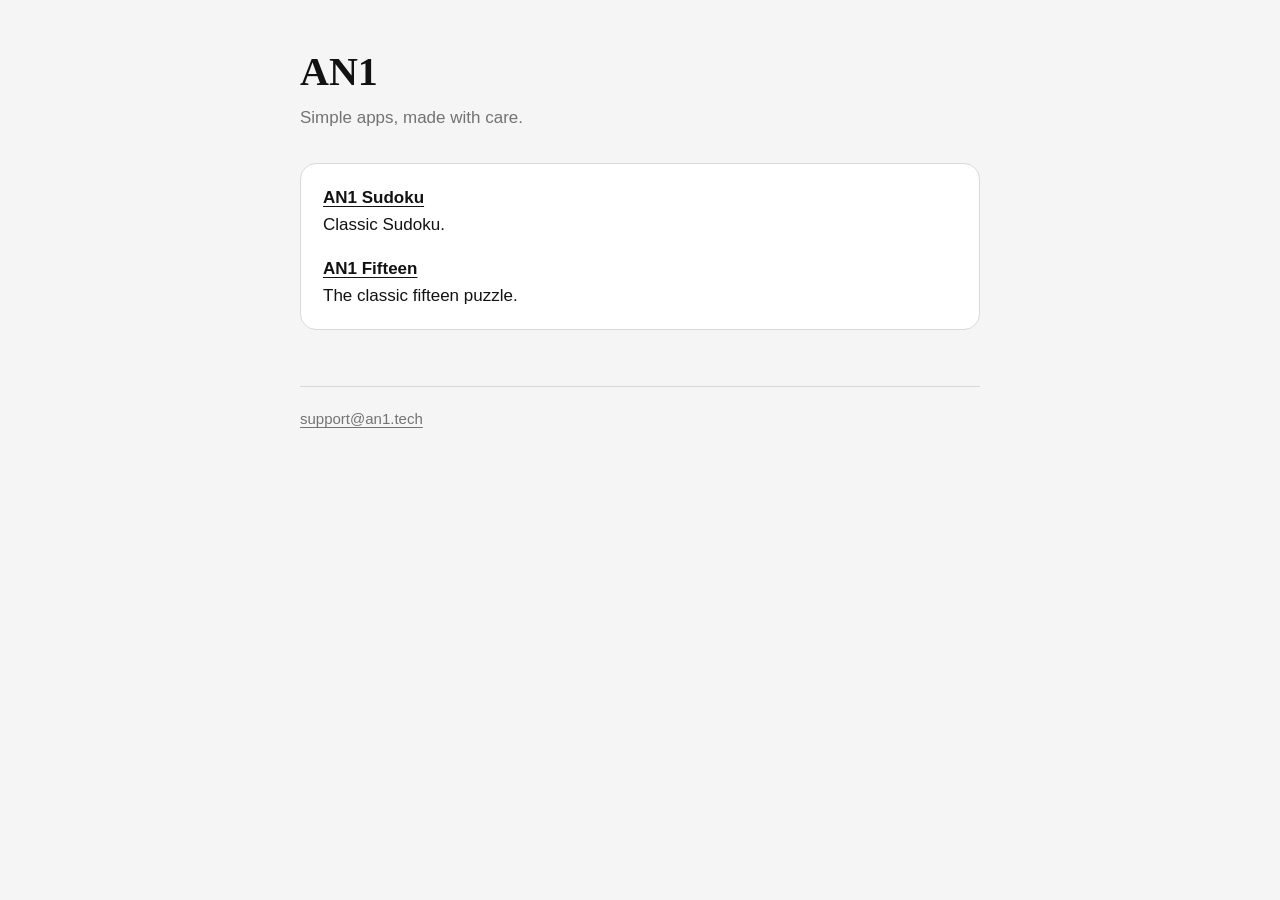
<file: index.html>
<!doctype html>
<html lang="en">
<head>
  <meta charset="utf-8">
  <meta name="viewport" content="width=device-width, initial-scale=1">
  <title>AN1</title>
  <meta name="description" content="Apps by AN1.">
  <link rel="stylesheet" href="/assets/style.css">
</head>
<body>
<main>
  <h1>AN1</h1>
  <p class="meta">Simple apps, made with care.</p>

  <div class="card">
    <p><a href="/sudoku/"><strong>AN1 Sudoku</strong></a><br>Classic Sudoku.</p>
    <p><a href="/fifteen/"><strong>AN1 Fifteen</strong></a><br>The classic fifteen puzzle.</p>
  </div>

  <footer>
    <a href="mailto:support@an1.tech">support@an1.tech</a>
  </footer>
</main>
</body>
</html>
</file>
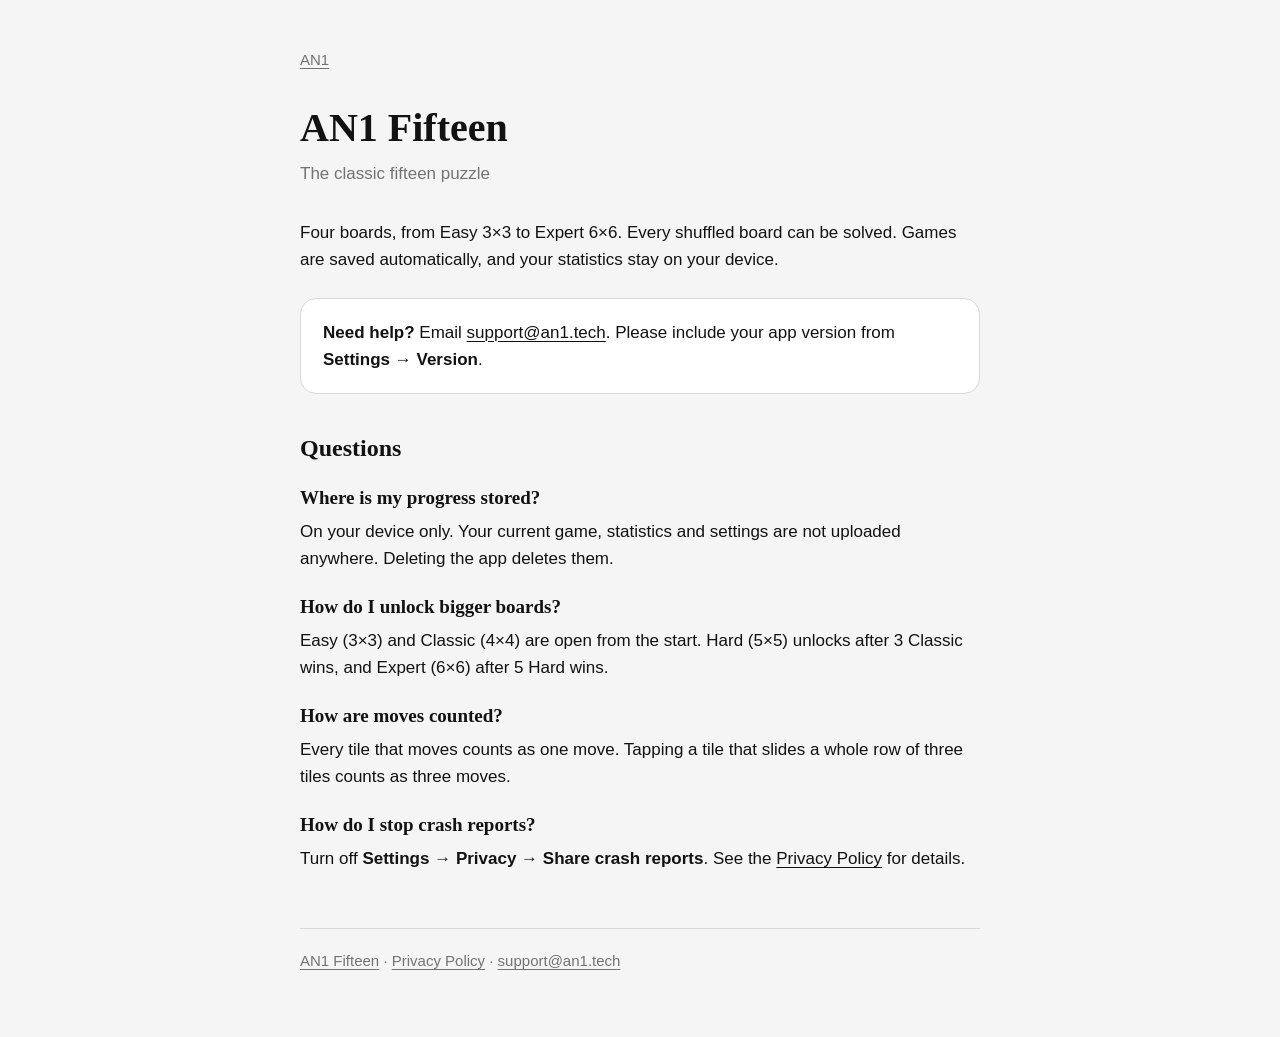
<file: fifteen/index.html>
<!doctype html>
<html lang="en">
<head>
  <meta charset="utf-8">
  <meta name="viewport" content="width=device-width, initial-scale=1">
  <title>AN1 Fifteen – Support</title>
  <meta name="description" content="Support for the AN1 Fifteen app.">
  <link rel="stylesheet" href="/assets/style.css">
</head>
<body>
<main>
  <nav><a href="/">AN1</a></nav>

  <h1>AN1 Fifteen</h1>
  <p class="meta">The classic fifteen puzzle</p>

  <p>Four boards, from Easy 3×3 to Expert 6×6. Every shuffled board can be solved. Games are saved automatically, and your statistics stay on your device.</p>

  <div class="card">
    <p><strong>Need help?</strong> Email <a href="mailto:support@an1.tech?subject=AN1%20Fifteen">support@an1.tech</a>. Please include your app version from <strong>Settings → Version</strong>.</p>
  </div>

  <h2>Questions</h2>

  <h3>Where is my progress stored?</h3>
  <p>On your device only. Your current game, statistics and settings are not uploaded anywhere. Deleting the app deletes them.</p>

  <h3>How do I unlock bigger boards?</h3>
  <p>Easy (3×3) and Classic (4×4) are open from the start. Hard (5×5) unlocks after 3 Classic wins, and Expert (6×6) after 5 Hard wins.</p>

  <h3>How are moves counted?</h3>
  <p>Every tile that moves counts as one move. Tapping a tile that slides a whole row of three tiles counts as three moves.</p>

  <h3>How do I stop crash reports?</h3>
  <p>Turn off <strong>Settings → Privacy → Share crash reports</strong>. See the <a href="/fifteen/privacy-policy/">Privacy Policy</a> for details.</p>

  <footer>
    <a href="/fifteen/">AN1 Fifteen</a> · <a href="/fifteen/privacy-policy/">Privacy Policy</a> · <a href="mailto:support@an1.tech">support@an1.tech</a>
  </footer>
</main>
</body>
</html>
</file>
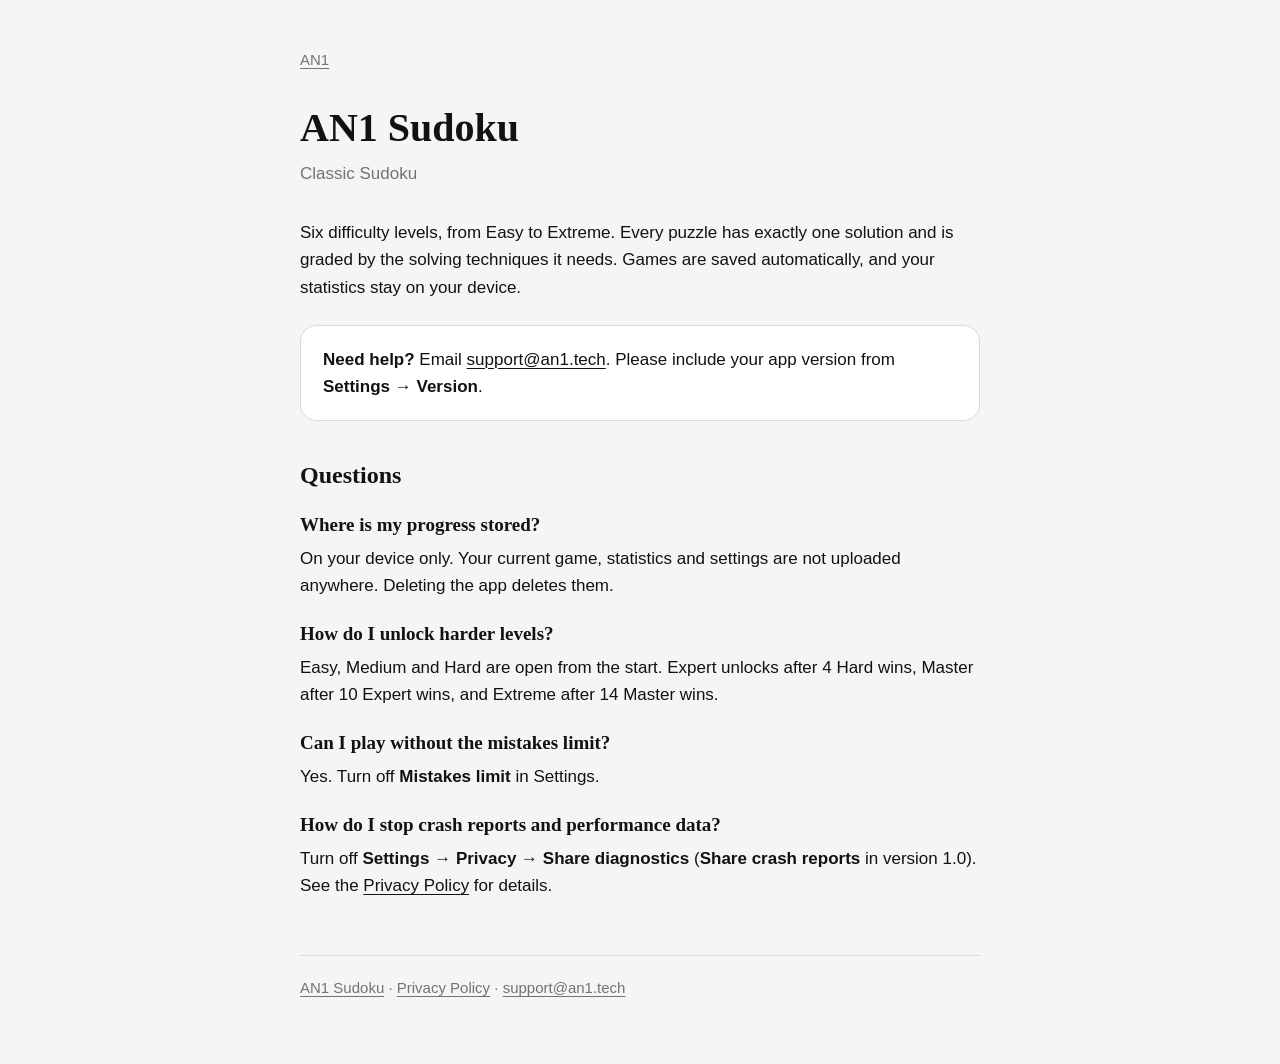
<file: sudoku/index.html>
<!doctype html>
<html lang="en">
<head>
  <meta charset="utf-8">
  <meta name="viewport" content="width=device-width, initial-scale=1">
  <title>AN1 Sudoku – Support</title>
  <meta name="description" content="Support for the AN1 Sudoku app.">
  <link rel="stylesheet" href="/assets/style.css">
</head>
<body>
<main>
  <nav><a href="/">AN1</a></nav>

  <h1>AN1 Sudoku</h1>
  <p class="meta">Classic Sudoku</p>

  <p>Six difficulty levels, from Easy to Extreme. Every puzzle has exactly one solution and is graded by the solving techniques it needs. Games are saved automatically, and your statistics stay on your device.</p>

  <div class="card">
    <p><strong>Need help?</strong> Email <a href="mailto:support@an1.tech?subject=AN1%20Sudoku">support@an1.tech</a>. Please include your app version from <strong>Settings → Version</strong>.</p>
  </div>

  <h2>Questions</h2>

  <h3>Where is my progress stored?</h3>
  <p>On your device only. Your current game, statistics and settings are not uploaded anywhere. Deleting the app deletes them.</p>

  <h3>How do I unlock harder levels?</h3>
  <p>Easy, Medium and Hard are open from the start. Expert unlocks after 4 Hard wins, Master after 10 Expert wins, and Extreme after 14 Master wins.</p>

  <h3>Can I play without the mistakes limit?</h3>
  <p>Yes. Turn off <strong>Mistakes limit</strong> in Settings.</p>

  <h3>How do I stop crash reports and performance data?</h3>
  <p>Turn off <strong>Settings → Privacy → Share diagnostics</strong> (<strong>Share crash reports</strong> in version 1.0). See the <a href="/sudoku/privacy-policy/">Privacy Policy</a> for details.</p>

  <footer>
    <a href="/sudoku/">AN1 Sudoku</a> · <a href="/sudoku/privacy-policy/">Privacy Policy</a> · <a href="mailto:support@an1.tech">support@an1.tech</a>
  </footer>
</main>
</body>
</html>
</file>
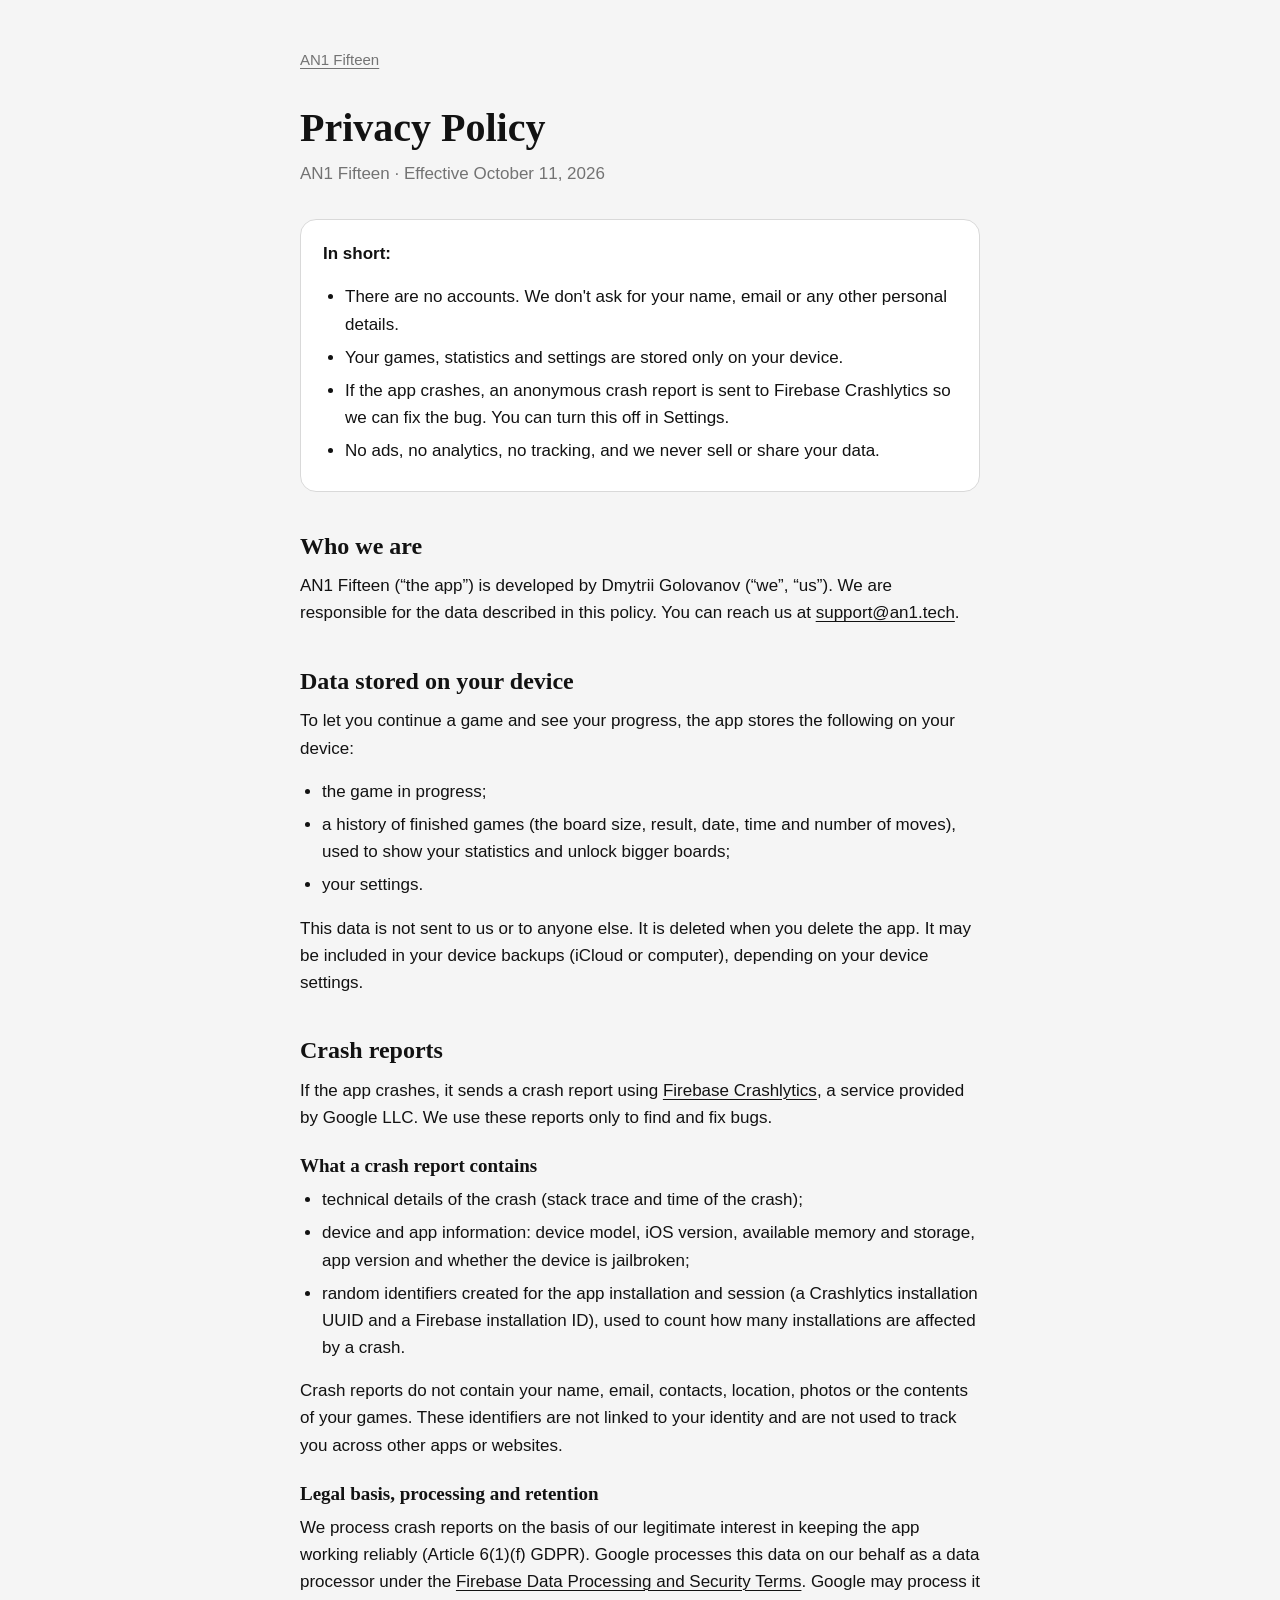
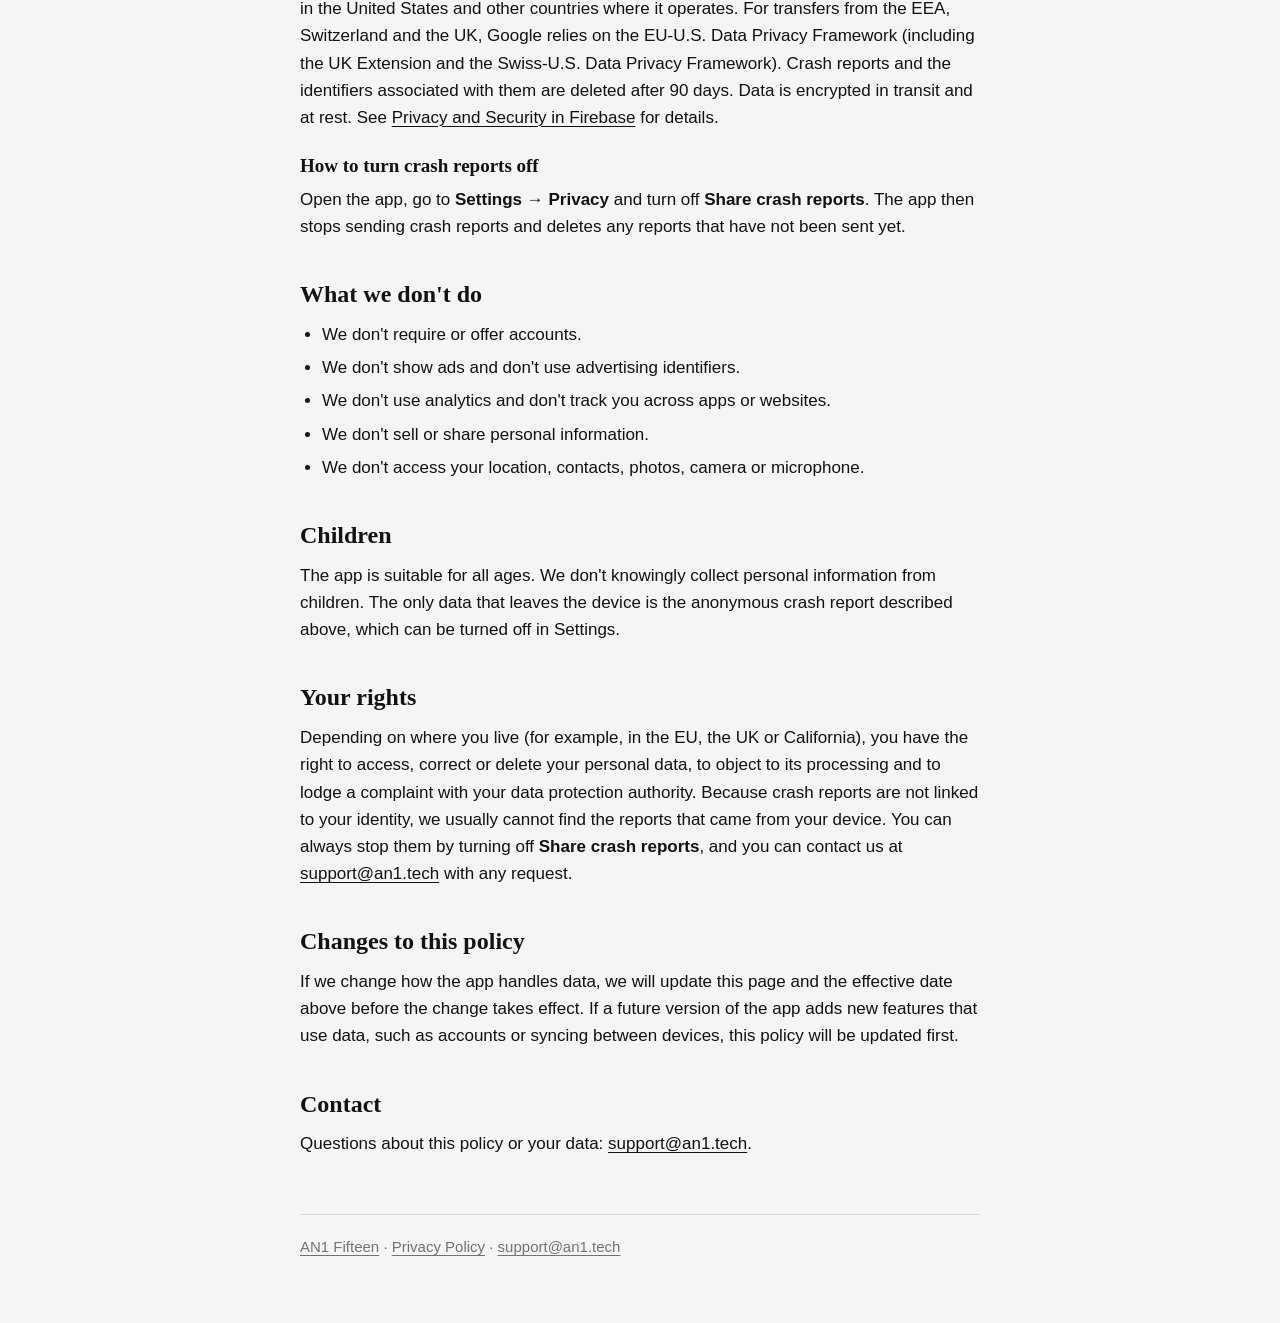
<file: fifteen/privacy-policy/index.html>
<!doctype html>
<html lang="en">
<head>
  <meta charset="utf-8">
  <meta name="viewport" content="width=device-width, initial-scale=1">
  <title>Privacy Policy – AN1 Fifteen</title>
  <meta name="description" content="Privacy Policy for the AN1 Fifteen app.">
  <link rel="stylesheet" href="/assets/style.css">
</head>
<body>
<main>
  <nav><a href="/fifteen/">AN1 Fifteen</a></nav>

  <h1>Privacy Policy</h1>
  <p class="meta">AN1 Fifteen · Effective October 11, 2026</p>

  <div class="card">
    <p><strong>In short:</strong></p>
    <ul>
      <li>There are no accounts. We don't ask for your name, email or any other personal details.</li>
      <li>Your games, statistics and settings are stored only on your device.</li>
      <li>If the app crashes, an anonymous crash report is sent to Firebase Crashlytics so we can fix the bug. You can turn this off in Settings.</li>
      <li>No ads, no analytics, no tracking, and we never sell or share your data.</li>
    </ul>
  </div>

  <h2>Who we are</h2>
  <p>AN1 Fifteen (“the app”) is developed by Dmytrii Golovanov (“we”, “us”). We are responsible for the data described in this policy. You can reach us at <a href="mailto:support@an1.tech">support@an1.tech</a>.</p>

  <h2>Data stored on your device</h2>
  <p>To let you continue a game and see your progress, the app stores the following on your device:</p>
  <ul>
    <li>the game in progress;</li>
    <li>a history of finished games (the board size, result, date, time and number of moves), used to show your statistics and unlock bigger boards;</li>
    <li>your settings.</li>
  </ul>
  <p>This data is not sent to us or to anyone else. It is deleted when you delete the app. It may be included in your device backups (iCloud or computer), depending on your device settings.</p>

  <h2>Crash reports</h2>
  <p>If the app crashes, it sends a crash report using <a href="https://firebase.google.com/products/crashlytics">Firebase Crashlytics</a>, a service provided by Google LLC. We use these reports only to find and fix bugs.</p>

  <h3>What a crash report contains</h3>
  <ul>
    <li>technical details of the crash (stack trace and time of the crash);</li>
    <li>device and app information: device model, iOS version, available memory and storage, app version and whether the device is jailbroken;</li>
    <li>random identifiers created for the app installation and session (a Crashlytics installation UUID and a Firebase installation ID), used to count how many installations are affected by a crash.</li>
  </ul>
  <p>Crash reports do not contain your name, email, contacts, location, photos or the contents of your games. These identifiers are not linked to your identity and are not used to track you across other apps or websites.</p>

  <h3>Legal basis, processing and retention</h3>
  <p>We process crash reports on the basis of our legitimate interest in keeping the app working reliably (Article 6(1)(f) GDPR). Google processes this data on our behalf as a data processor under the <a href="https://firebase.google.com/terms/data-processing-terms">Firebase Data Processing and Security Terms</a>. Google may process it in the United States and other countries where it operates. For transfers from the EEA, Switzerland and the UK, Google relies on the EU-U.S. Data Privacy Framework (including the UK Extension and the Swiss-U.S. Data Privacy Framework). Crash reports and the identifiers associated with them are deleted after 90 days. Data is encrypted in transit and at rest. See <a href="https://firebase.google.com/support/privacy">Privacy and Security in Firebase</a> for details.</p>

  <h3>How to turn crash reports off</h3>
  <p>Open the app, go to <strong>Settings → Privacy</strong> and turn off <strong>Share crash reports</strong>. The app then stops sending crash reports and deletes any reports that have not been sent yet.</p>

  <h2>What we don't do</h2>
  <ul>
    <li>We don't require or offer accounts.</li>
    <li>We don't show ads and don't use advertising identifiers.</li>
    <li>We don't use analytics and don't track you across apps or websites.</li>
    <li>We don't sell or share personal information.</li>
    <li>We don't access your location, contacts, photos, camera or microphone.</li>
  </ul>

  <h2>Children</h2>
  <p>The app is suitable for all ages. We don't knowingly collect personal information from children. The only data that leaves the device is the anonymous crash report described above, which can be turned off in Settings.</p>

  <h2>Your rights</h2>
  <p>Depending on where you live (for example, in the EU, the UK or California), you have the right to access, correct or delete your personal data, to object to its processing and to lodge a complaint with your data protection authority. Because crash reports are not linked to your identity, we usually cannot find the reports that came from your device. You can always stop them by turning off <strong>Share crash reports</strong>, and you can contact us at <a href="mailto:support@an1.tech">support@an1.tech</a> with any request.</p>

  <h2>Changes to this policy</h2>
  <p>If we change how the app handles data, we will update this page and the effective date above before the change takes effect. If a future version of the app adds new features that use data, such as accounts or syncing between devices, this policy will be updated first.</p>

  <h2>Contact</h2>
  <p>Questions about this policy or your data: <a href="mailto:support@an1.tech">support@an1.tech</a>.</p>

  <footer>
    <a href="/fifteen/">AN1 Fifteen</a> · <a href="/fifteen/privacy-policy/">Privacy Policy</a> · <a href="mailto:support@an1.tech">support@an1.tech</a>
  </footer>
</main>
</body>
</html>
</file>
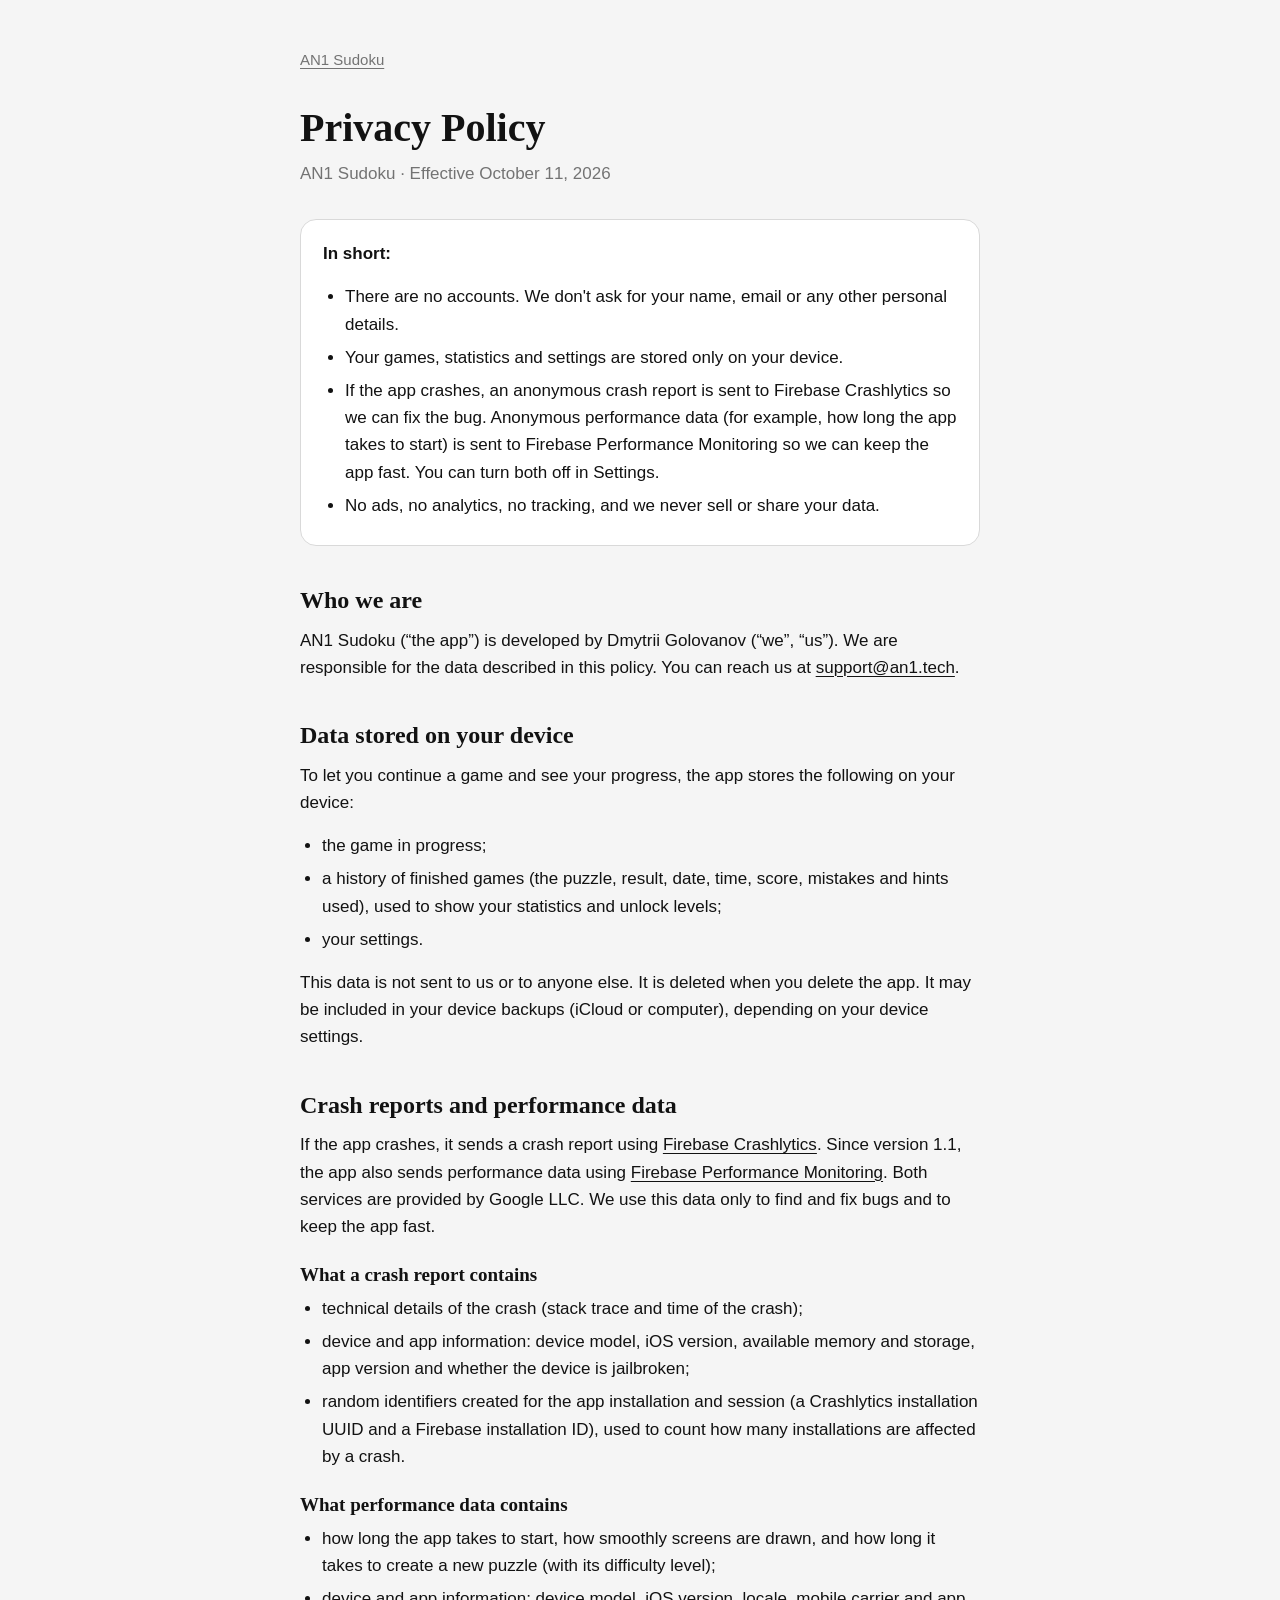
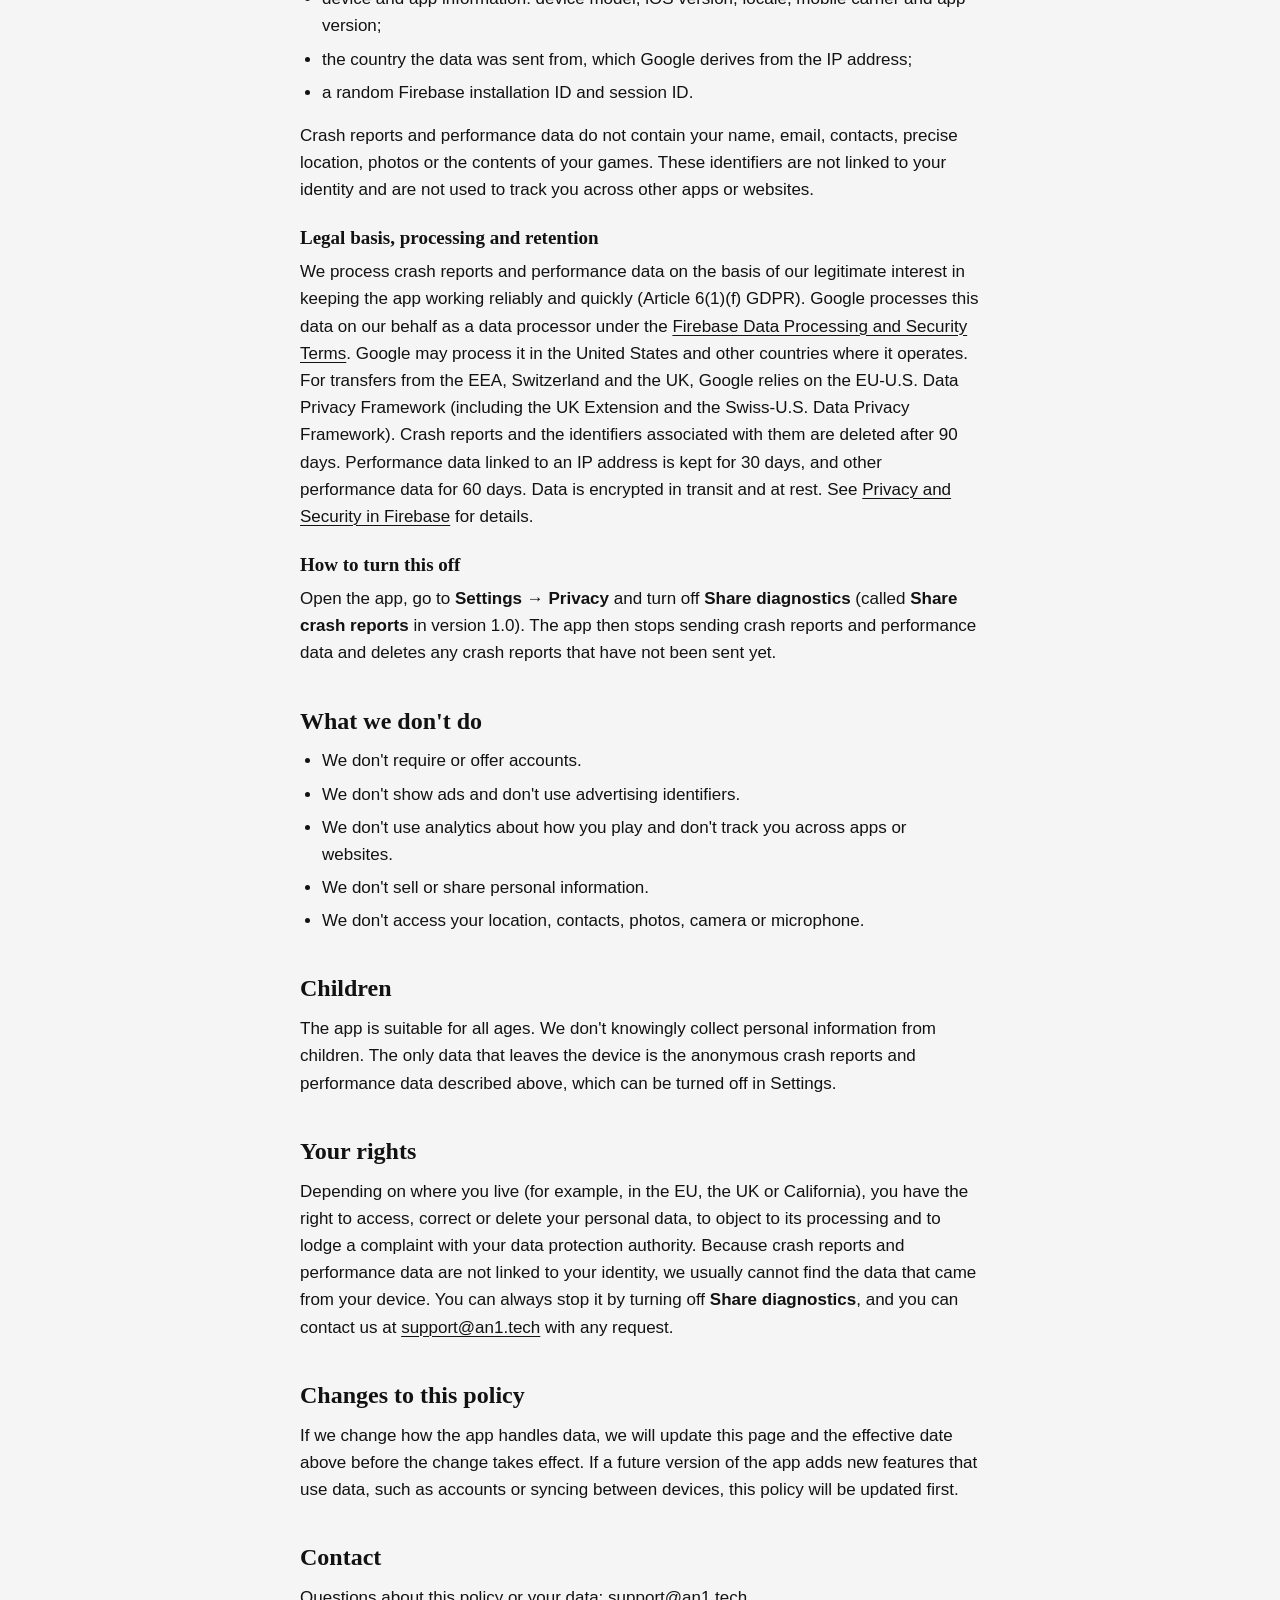
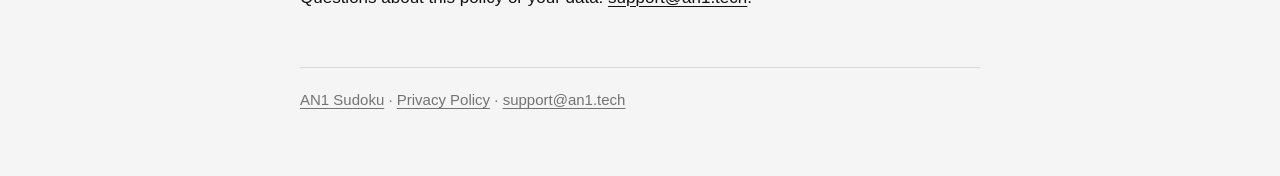
<file: sudoku/privacy-policy/index.html>
<!doctype html>
<html lang="en">
<head>
  <meta charset="utf-8">
  <meta name="viewport" content="width=device-width, initial-scale=1">
  <title>Privacy Policy – AN1 Sudoku</title>
  <meta name="description" content="Privacy Policy for the AN1 Sudoku app.">
  <link rel="stylesheet" href="/assets/style.css">
</head>
<body>
<main>
  <nav><a href="/sudoku/">AN1 Sudoku</a></nav>

  <h1>Privacy Policy</h1>
  <p class="meta">AN1 Sudoku · Effective October 11, 2026</p>

  <div class="card">
    <p><strong>In short:</strong></p>
    <ul>
      <li>There are no accounts. We don't ask for your name, email or any other personal details.</li>
      <li>Your games, statistics and settings are stored only on your device.</li>
      <li>If the app crashes, an anonymous crash report is sent to Firebase Crashlytics so we can fix the bug. Anonymous performance data (for example, how long the app takes to start) is sent to Firebase Performance Monitoring so we can keep the app fast. You can turn both off in Settings.</li>
      <li>No ads, no analytics, no tracking, and we never sell or share your data.</li>
    </ul>
  </div>

  <h2>Who we are</h2>
  <p>AN1 Sudoku (“the app”) is developed by Dmytrii Golovanov (“we”, “us”). We are responsible for the data described in this policy. You can reach us at <a href="mailto:support@an1.tech">support@an1.tech</a>.</p>

  <h2>Data stored on your device</h2>
  <p>To let you continue a game and see your progress, the app stores the following on your device:</p>
  <ul>
    <li>the game in progress;</li>
    <li>a history of finished games (the puzzle, result, date, time, score, mistakes and hints used), used to show your statistics and unlock levels;</li>
    <li>your settings.</li>
  </ul>
  <p>This data is not sent to us or to anyone else. It is deleted when you delete the app. It may be included in your device backups (iCloud or computer), depending on your device settings.</p>

  <h2>Crash reports and performance data</h2>
  <p>If the app crashes, it sends a crash report using <a href="https://firebase.google.com/products/crashlytics">Firebase Crashlytics</a>. Since version 1.1, the app also sends performance data using <a href="https://firebase.google.com/products/performance">Firebase Performance Monitoring</a>. Both services are provided by Google LLC. We use this data only to find and fix bugs and to keep the app fast.</p>

  <h3>What a crash report contains</h3>
  <ul>
    <li>technical details of the crash (stack trace and time of the crash);</li>
    <li>device and app information: device model, iOS version, available memory and storage, app version and whether the device is jailbroken;</li>
    <li>random identifiers created for the app installation and session (a Crashlytics installation UUID and a Firebase installation ID), used to count how many installations are affected by a crash.</li>
  </ul>
  <h3>What performance data contains</h3>
  <ul>
    <li>how long the app takes to start, how smoothly screens are drawn, and how long it takes to create a new puzzle (with its difficulty level);</li>
    <li>device and app information: device model, iOS version, locale, mobile carrier and app version;</li>
    <li>the country the data was sent from, which Google derives from the IP address;</li>
    <li>a random Firebase installation ID and session ID.</li>
  </ul>
  <p>Crash reports and performance data do not contain your name, email, contacts, precise location, photos or the contents of your games. These identifiers are not linked to your identity and are not used to track you across other apps or websites.</p>

  <h3>Legal basis, processing and retention</h3>
  <p>We process crash reports and performance data on the basis of our legitimate interest in keeping the app working reliably and quickly (Article 6(1)(f) GDPR). Google processes this data on our behalf as a data processor under the <a href="https://firebase.google.com/terms/data-processing-terms">Firebase Data Processing and Security Terms</a>. Google may process it in the United States and other countries where it operates. For transfers from the EEA, Switzerland and the UK, Google relies on the EU-U.S. Data Privacy Framework (including the UK Extension and the Swiss-U.S. Data Privacy Framework). Crash reports and the identifiers associated with them are deleted after 90 days. Performance data linked to an IP address is kept for 30 days, and other performance data for 60 days. Data is encrypted in transit and at rest. See <a href="https://firebase.google.com/support/privacy">Privacy and Security in Firebase</a> for details.</p>

  <h3>How to turn this off</h3>
  <p>Open the app, go to <strong>Settings → Privacy</strong> and turn off <strong>Share diagnostics</strong> (called <strong>Share crash reports</strong> in version 1.0). The app then stops sending crash reports and performance data and deletes any crash reports that have not been sent yet.</p>

  <h2>What we don't do</h2>
  <ul>
    <li>We don't require or offer accounts.</li>
    <li>We don't show ads and don't use advertising identifiers.</li>
    <li>We don't use analytics about how you play and don't track you across apps or websites.</li>
    <li>We don't sell or share personal information.</li>
    <li>We don't access your location, contacts, photos, camera or microphone.</li>
  </ul>

  <h2>Children</h2>
  <p>The app is suitable for all ages. We don't knowingly collect personal information from children. The only data that leaves the device is the anonymous crash reports and performance data described above, which can be turned off in Settings.</p>

  <h2>Your rights</h2>
  <p>Depending on where you live (for example, in the EU, the UK or California), you have the right to access, correct or delete your personal data, to object to its processing and to lodge a complaint with your data protection authority. Because crash reports and performance data are not linked to your identity, we usually cannot find the data that came from your device. You can always stop it by turning off <strong>Share diagnostics</strong>, and you can contact us at <a href="mailto:support@an1.tech">support@an1.tech</a> with any request.</p>

  <h2>Changes to this policy</h2>
  <p>If we change how the app handles data, we will update this page and the effective date above before the change takes effect. If a future version of the app adds new features that use data, such as accounts or syncing between devices, this policy will be updated first.</p>

  <h2>Contact</h2>
  <p>Questions about this policy or your data: <a href="mailto:support@an1.tech">support@an1.tech</a>.</p>

  <footer>
    <a href="/sudoku/">AN1 Sudoku</a> · <a href="/sudoku/privacy-policy/">Privacy Policy</a> · <a href="mailto:support@an1.tech">support@an1.tech</a>
  </footer>
</main>
</body>
</html>
</file>
<file: assets/style.css>
:root {
  --paper: #f5f5f5;
  --surface: #ffffff;
  --ink: #121212;
  --ink-secondary: #737373;
  --line: #d9d9d9;
}

@media (prefers-color-scheme: dark) {
  :root {
    --paper: #000000;
    --surface: #171717;
    --ink: #f2f2f2;
    --ink-secondary: #9e9e9e;
    --line: #383838;
  }
}

* {
  box-sizing: border-box;
}

html {
  -webkit-text-size-adjust: 100%;
}

body {
  margin: 0;
  background: var(--paper);
  color: var(--ink);
  font: 17px/1.6 -apple-system, BlinkMacSystemFont, "Segoe UI", Roboto, Helvetica, Arial, sans-serif;
}

main {
  max-width: 720px;
  margin: 0 auto;
  padding: 48px 20px 64px;
}

h1, h2, h3 {
  font-family: ui-serif, "New York", Georgia, "Times New Roman", serif;
  line-height: 1.2;
}

h1 {
  font-size: 40px;
  margin: 0 0 8px;
}

h2 {
  font-size: 24px;
  margin: 40px 0 12px;
}

h3 {
  font-size: 19px;
  margin: 24px 0 8px;
}

p, ul {
  margin: 0 0 16px;
}

ul {
  padding-left: 22px;
}

li {
  margin-bottom: 6px;
}

a {
  color: var(--ink);
  text-decoration-thickness: 1px;
  text-underline-offset: 3px;
}

.meta {
  color: var(--ink-secondary);
  margin-bottom: 32px;
}

.card {
  background: var(--surface);
  border: 1px solid var(--line);
  border-radius: 16px;
  padding: 20px 22px;
  margin: 24px 0;
}

.card p:last-child, .card ul:last-child {
  margin-bottom: 0;
}

nav {
  margin-bottom: 32px;
  font-size: 15px;
}

nav a {
  color: var(--ink-secondary);
}

footer {
  margin-top: 56px;
  padding-top: 20px;
  border-top: 1px solid var(--line);
  color: var(--ink-secondary);
  font-size: 15px;
}

footer a {
  color: var(--ink-secondary);
}
</file>
